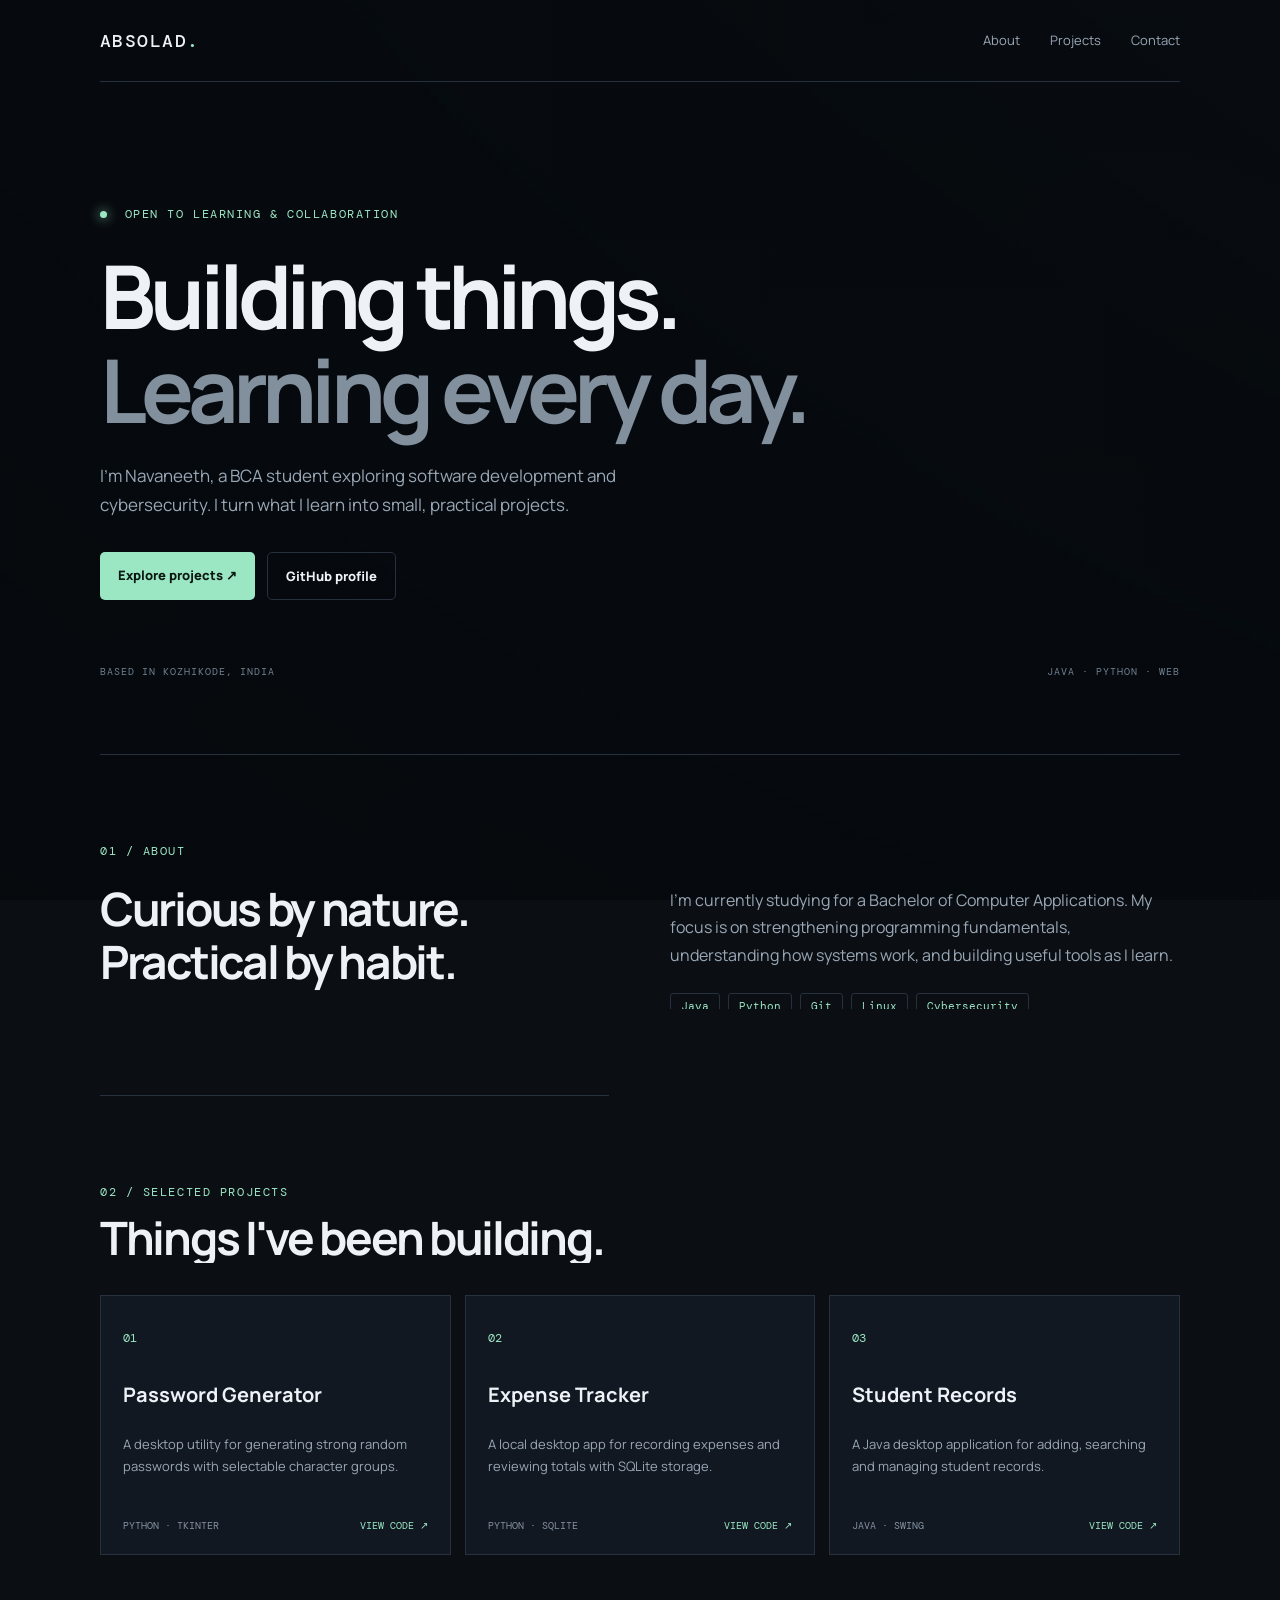
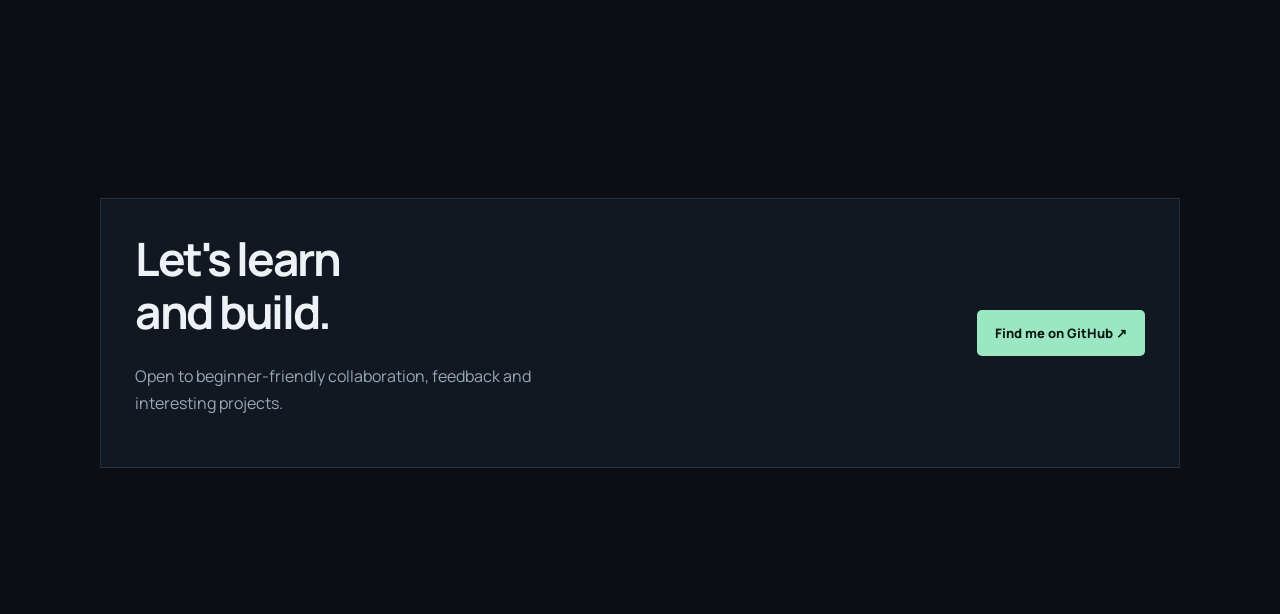
<file: index.html>
<!doctype html>
<html lang="en">
<head>
  <meta charset="utf-8">
  <meta name="viewport" content="width=device-width, initial-scale=1">
  <meta http-equiv="refresh" content="0; url=./portfolio/">
  <link rel="canonical" href="https://absolad.github.io/ABSOLAD/portfolio/">
  <title>ABSOLAD | Redirecting</title>
  <script>window.location.replace(new URL('./portfolio/', window.location.href).href);</script>
</head>
<body>
  <p>Redirecting to <a href="./portfolio/">ABSOLAD portfolio</a>…</p>
</body>
</html>
</file>
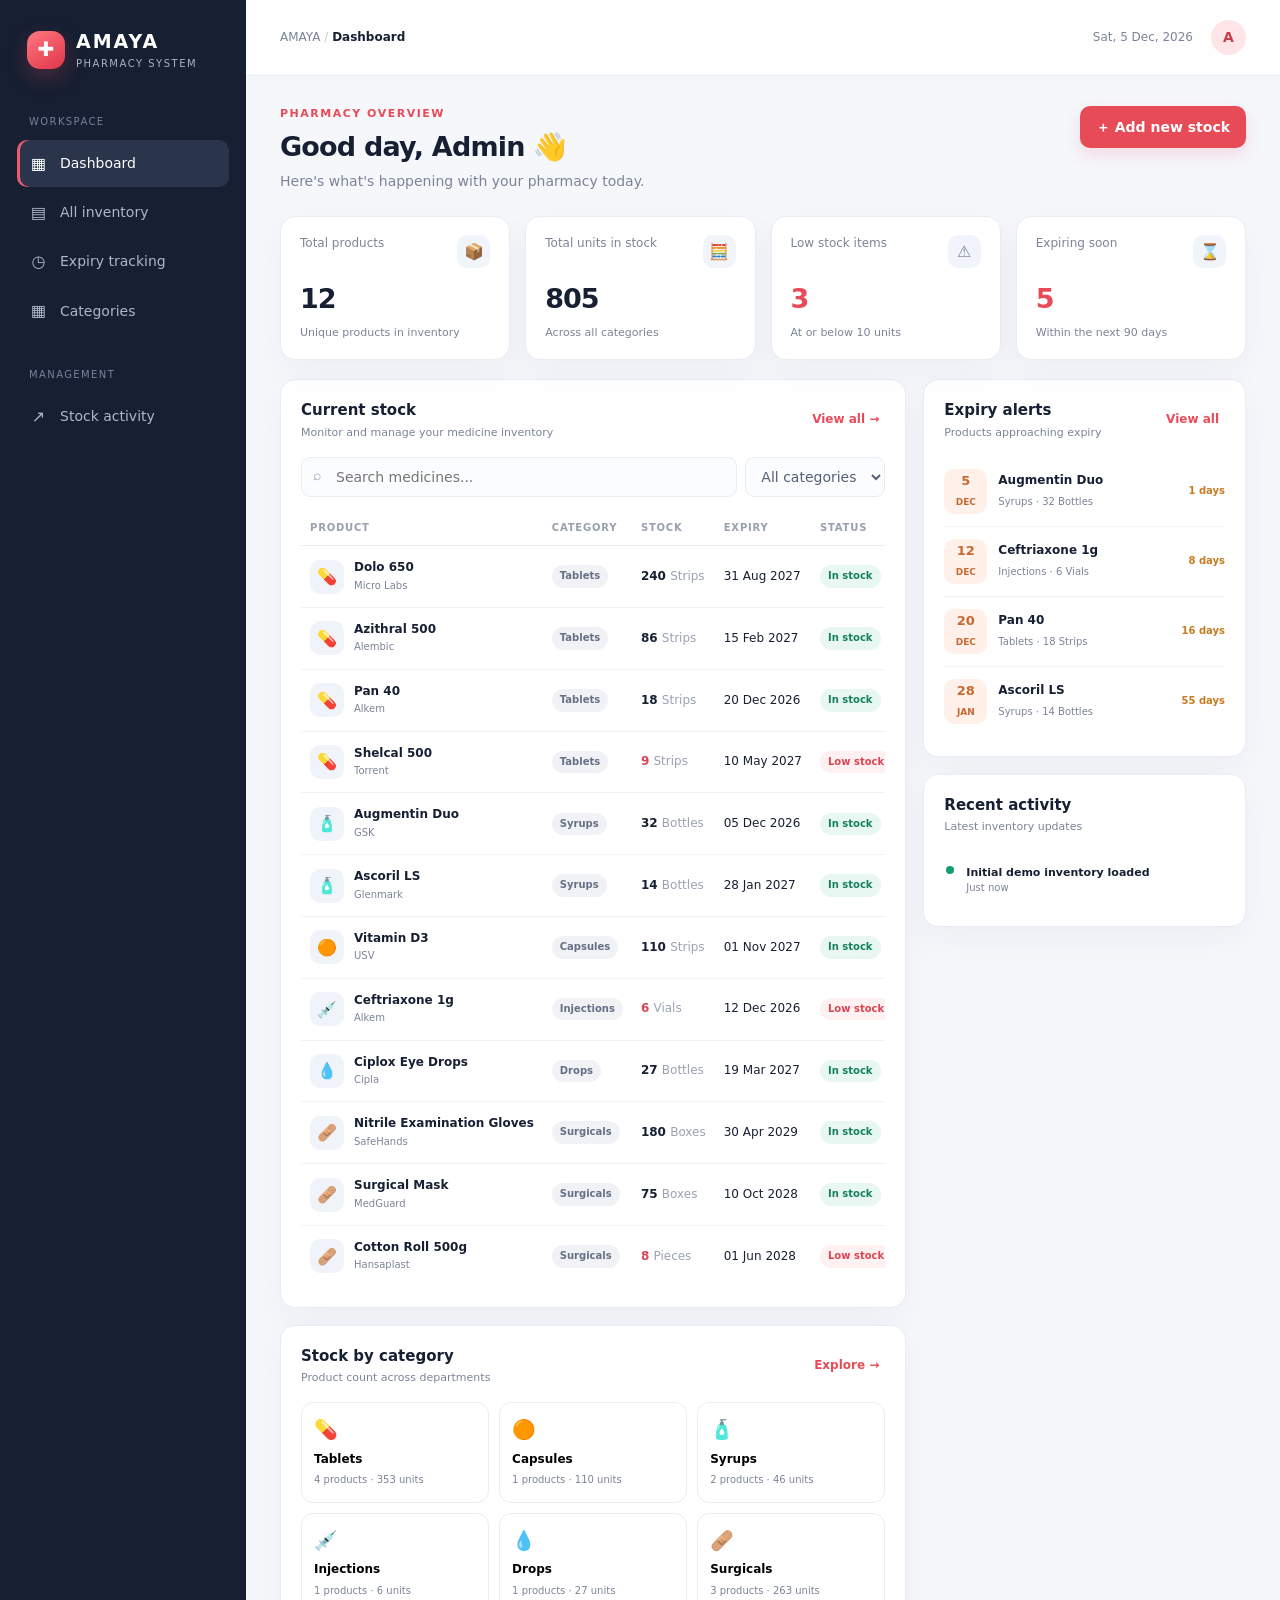
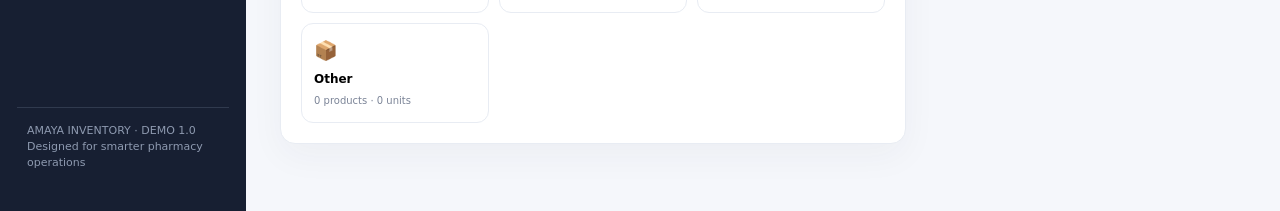
<file: amaya/index.html>
<!DOCTYPE html>
<html lang="en">
<head>
<meta charset="UTF-8"><meta name="viewport" content="width=device-width, initial-scale=1.0">
<title>AMAYA | Pharmacy Inventory</title>
<style>
:root{--bg:#f5f7fb;--panel:#fff;--ink:#172033;--muted:#7b8497;--line:#e8ecf3;--red:#e84b58;--red2:#fff0f1;--green:#159b72;--amber:#d68a19;--nav:#171f32;--shadow:0 12px 35px #24304a0b}
*{box-sizing:border-box}body{margin:0;background:var(--bg);font:14px/1.45 Inter,ui-sans-serif,system-ui,-apple-system,Segoe UI,sans-serif;color:var(--ink)}button,input,select{font:inherit}button{cursor:pointer;border:0}.app{display:flex;min-height:100vh}.sidebar{width:246px;background:var(--nav);color:#fff;padding:25px 17px;display:flex;flex-direction:column;flex-shrink:0}.brand{display:flex;align-items:center;gap:11px;padding:3px 10px 32px}.logo{height:38px;width:38px;border-radius:13px;background:linear-gradient(145deg,#ff7880,#df3548);display:grid;place-items:center;font-size:20px;box-shadow:0 8px 20px #e84b5840}.brand strong{font-size:19px;letter-spacing:2px}.brand small{display:block;color:#aab2c4;font-size:10px;letter-spacing:1.5px;margin-top:1px}.navlabel{font-size:10px;color:#77839a;text-transform:uppercase;letter-spacing:1.4px;padding:12px 12px 8px}.nav button{width:100%;background:transparent;color:#aeb7c8;text-align:left;padding:12px;border-radius:10px;margin:2px 0;display:flex;gap:12px;align-items:center}.nav button.active,.nav button:hover{background:#2a354b;color:white}.nav button.active{box-shadow:inset 3px 0 #f05b68}.nav .ico{width:19px;text-align:center;font-size:16px}.sidebottom{margin-top:auto;padding:15px 10px;color:#8e9ab0;font-size:11px;border-top:1px solid #303a4e}.main{flex:1;min-width:0}.topbar{height:76px;background:#ffffffd9;backdrop-filter:blur(12px);border-bottom:1px solid var(--line);display:flex;align-items:center;justify-content:space-between;padding:0 34px;position:sticky;top:0;z-index:5}.crumb{color:var(--muted);font-size:12px}.crumb b{color:var(--ink);font-weight:600}.topright{display:flex;align-items:center;gap:18px}.date{color:var(--muted);font-size:12px}.avatar{width:35px;height:35px;border-radius:50%;background:#ffe5e7;color:#c83d4a;display:grid;place-items:center;font-weight:700}.content{padding:30px 34px 50px;max-width:1500px;margin:auto}.welcome{display:flex;justify-content:space-between;align-items:flex-start;margin-bottom:25px;gap:15px}.eyebrow{color:var(--red);font-size:11px;font-weight:700;letter-spacing:1.5px;text-transform:uppercase}.welcome h1{font-size:27px;letter-spacing:-.8px;margin:5px 0}.welcome p{margin:0;color:var(--muted)}.primary{background:var(--red);color:#fff;padding:11px 16px;border-radius:10px;font-weight:650;box-shadow:0 7px 16px #e84b5828}.primary:hover{background:#d93e4d;transform:translateY(-1px)}.stats{display:grid;grid-template-columns:repeat(4,1fr);gap:15px;margin-bottom:19px}.stat,.panel{background:var(--panel);border:1px solid var(--line);border-radius:15px;box-shadow:var(--shadow)}.stat{padding:18px 19px;position:relative;overflow:hidden}.stathead{display:flex;justify-content:space-between;color:var(--muted);font-size:12px}.staticon{width:33px;height:33px;border-radius:10px;display:grid;place-items:center;background:#f1f4fa;font-size:16px}.stat strong{display:block;font-size:27px;letter-spacing:-1px;margin:11px 0 2px}.stat small{color:var(--muted);font-size:11px}.stat .accent{color:var(--red)}.stat .good{color:var(--green)}.gridmain{display:grid;grid-template-columns:minmax(0,1.65fr) minmax(270px,.85fr);gap:17px}.panel{padding:20px;margin-bottom:17px}.panelhead{display:flex;justify-content:space-between;align-items:center;gap:10px;margin-bottom:16px}.panelhead h2{font-size:15px;margin:0}.panelhead p{font-size:11px;color:var(--muted);margin:3px 0 0}.textbtn{background:transparent;color:var(--red);font-size:12px;font-weight:650}.filters{display:flex;gap:8px;flex-wrap:wrap;margin-bottom:14px}.search{position:relative;flex:1;min-width:170px}.search input{width:100%;padding:9px 12px 9px 34px;border:1px solid var(--line);border-radius:9px;outline:none;background:#fbfcfe}.search span{position:absolute;left:12px;top:8px;color:#929bad}.filters select{border:1px solid var(--line);background:#fbfcfe;border-radius:9px;padding:9px 11px;color:#566075;outline:none}.tablewrap{overflow-x:auto}table{width:100%;border-collapse:collapse;white-space:nowrap}th{text-align:left;color:#98a0af;font-size:10px;text-transform:uppercase;letter-spacing:.8px;font-weight:650;padding:10px 9px;border-bottom:1px solid var(--line)}td{padding:13px 9px;border-bottom:1px solid #f0f2f6;font-size:12px}tr:last-child td{border-bottom:0}.med{display:flex;align-items:center;gap:10px}.medicon{width:34px;height:34px;border-radius:10px;background:#f1f3fa;display:grid;place-items:center;font-size:16px}.med b{display:block;font-size:12px}.med small{color:var(--muted);font-size:10px}.pill{display:inline-flex;padding:4px 8px;border-radius:20px;font-size:10px;font-weight:650;background:#f0f2f6;color:#667085}.pill.good{background:#e8f7f1;color:#16815f}.pill.warn{background:#fff5e5;color:#b77916}.pill.danger{background:#fff0f1;color:#d74653}.qty{font-weight:700}.lowqty{color:#d74653}.expiryitem{display:flex;gap:11px;align-items:center;padding:12px 0;border-bottom:1px solid #f0f2f6}.expiryitem:last-child{border:0}.expdate{width:43px;height:45px;border-radius:10px;background:#fff1e9;color:#c56a32;display:grid;place-items:center;text-align:center;font-weight:750;font-size:13px;line-height:1.1}.expdate small{font-size:9px;font-weight:600}.expinfo{flex:1;min-width:0}.expinfo b{display:block;font-size:12px}.expinfo small{color:var(--muted);font-size:10px}.days{font-size:10px;font-weight:700;color:#c77b20}.categorygrid{display:grid;grid-template-columns:repeat(3,1fr);gap:10px}.cat{border:1px solid var(--line);border-radius:12px;padding:13px 12px;background:#fff;text-align:left}.cat:hover{border-color:#f1a1a7;background:#fffafa}.cat .catemoji{font-size:19px}.cat b{display:block;font-size:12px;margin-top:7px}.cat small{font-size:10px;color:var(--muted)}.activity{display:flex;gap:10px;padding:10px 0;border-bottom:1px solid #f0f2f6}.activity:last-child{border:0}.dot{height:8px;width:8px;border-radius:50%;background:var(--green);margin:5px 2px}.activity b{font-size:11px}.activity small{display:block;color:var(--muted);font-size:10px}.page{display:none}.page.active{display:block}.inventorypage .panel{margin-bottom:0}.empty{text-align:center;padding:30px;color:var(--muted)}.modalback{position:fixed;inset:0;background:#10182880;display:none;align-items:center;justify-content:center;padding:18px;z-index:20}.modalback.show{display:flex}.modal{background:#fff;border-radius:18px;width:min(520px,100%);padding:24px;box-shadow:0 25px 80px #0003}.modalhead{display:flex;justify-content:space-between;align-items:center;margin-bottom:18px}.modalhead h2{font-size:18px;margin:0}.close{background:#f3f5f8;border-radius:8px;width:30px;height:30px;font-size:18px;color:#667085}.formgrid{display:grid;grid-template-columns:1fr 1fr;gap:13px}.field{display:flex;flex-direction:column;gap:6px}.field.full{grid-column:1/-1}.field label{font-size:11px;color:#657087;font-weight:650}.field input,.field select{border:1px solid #e2e7ef;border-radius:9px;padding:10px;outline:none;background:#fff}.field input:focus,.field select:focus{border-color:#e97982;box-shadow:0 0 0 3px #e84b5815}.modalactions{display:flex;justify-content:flex-end;gap:9px;margin-top:20px}.secondary{padding:10px 14px;border-radius:9px;background:#f2f4f7;color:#596273}.toast{position:fixed;right:22px;bottom:22px;background:#182237;color:white;padding:12px 16px;border-radius:10px;box-shadow:0 8px 30px #0002;opacity:0;transform:translateY(10px);transition:.25s;z-index:30}.toast.show{opacity:1;transform:translateY(0)}.mobilemenu{display:none;background:transparent;font-size:20px;color:var(--ink)}
@media(max-width:1050px){.stats{grid-template-columns:repeat(2,1fr)}.gridmain{grid-template-columns:1fr}.rightcol{display:grid;grid-template-columns:1fr 1fr;gap:15px}.rightcol .panel{margin-bottom:0}}
@media(max-width:700px){.sidebar{width:68px;padding:18px 9px}.brand{padding:3px 5px 28px}.brand strong,.brand small,.navlabel,.nav button span:not(.ico),.sidebottom{display:none}.nav button{justify-content:center;padding:13px 5px}.nav .ico{font-size:18px}.topbar{padding:0 15px;height:64px}.content{padding:22px 15px}.welcome{align-items:flex-start}.welcome h1{font-size:23px}.welcome p{font-size:12px}.welcome .primary{font-size:11px;padding:10px}.date{display:none}.stats{gap:9px}.stat{padding:14px}.stat strong{font-size:23px}.rightcol{display:block}.rightcol .panel{margin-bottom:15px}.categorygrid{grid-template-columns:repeat(2,1fr)}}
@media(max-width:420px){.stats{grid-template-columns:1fr 1fr}.formgrid{grid-template-columns:1fr}.field.full{grid-column:auto}.filters select{flex:1}}
</style>
</head>
<body>
<div class="app">
<aside class="sidebar">
 <div class="brand"><div class="logo">✚</div><div><strong>AMAYA</strong><small>PHARMACY SYSTEM</small></div></div>
 <div class="navlabel">Workspace</div><nav class="nav">
 <button class="active" data-page="dashboard"><span class="ico">▦</span><span>Dashboard</span></button>
 <button data-page="inventory"><span class="ico">▤</span><span>All inventory</span></button>
 <button data-page="expiry"><span class="ico">◷</span><span>Expiry tracking</span></button>
 <button data-page="categories"><span class="ico">▦</span><span>Categories</span></button>
 </nav>
 <div class="navlabel" style="margin-top:20px">Management</div><nav class="nav">
 <button data-page="activity"><span class="ico">↗</span><span>Stock activity</span></button>
 </nav>
 <div class="sidebottom">AMAYA INVENTORY · DEMO 1.0<br>Designed for smarter pharmacy operations</div>
</aside>
<main class="main">
 <header class="topbar"><div class="crumb">AMAYA <span style="color:#c4cad5"> / </span> <b id="crumb">Dashboard</b></div><div class="topright"><span class="date" id="today"></span><div class="avatar">A</div></div></header>
 <div class="content">
  <section class="page active" id="dashboard">
   <div class="welcome"><div><div class="eyebrow">PHARMACY OVERVIEW</div><h1>Good day, Admin 👋</h1><p>Here's what's happening with your pharmacy today.</p></div><button class="primary" onclick="openModal()">＋ Add new stock</button></div>
   <div class="stats">
    <div class="stat"><div class="stathead">Total products <span class="staticon">📦</span></div><strong id="totalProducts">0</strong><small>Unique products in inventory</small></div>
    <div class="stat"><div class="stathead">Total units in stock <span class="staticon">🧮</span></div><strong id="totalUnits">0</strong><small>Across all categories</small></div>
    <div class="stat"><div class="stathead">Low stock items <span class="staticon">⚠️</span></div><strong class="accent" id="lowCount">0</strong><small>At or below 10 units</small></div>
    <div class="stat"><div class="stathead">Expiring soon <span class="staticon">⌛</span></div><strong class="accent" id="expCount">0</strong><small>Within the next 90 days</small></div>
   </div>
   <div class="gridmain">
    <div class="leftcol">
     <div class="panel"><div class="panelhead"><div><h2>Current stock</h2><p>Monitor and manage your medicine inventory</p></div><button class="textbtn" onclick="showPage('inventory')">View all →</button></div>
      <div class="filters"><div class="search"><span>⌕</span><input id="dashSearch" placeholder="Search medicines..." oninput="renderTable('dashTable',this.value,'all')"></div><select id="dashCat" onchange="renderTable('dashTable',document.getElementById('dashSearch').value,this.value)"><option value="all">All categories</option><option>Tablets</option><option>Capsules</option><option>Syrups</option><option>Injections</option><option>Drops</option><option>Surgicals</option><option>Other</option></select></div>
      <div class="tablewrap"><table><thead><tr><th>Product</th><th>Category</th><th>Stock</th><th>Expiry</th><th>Status</th></tr></thead><tbody id="dashTable"></tbody></table></div>
     </div>
     <div class="panel"><div class="panelhead"><div><h2>Stock by category</h2><p>Product count across departments</p></div><button class="textbtn" onclick="showPage('categories')">Explore →</button></div><div class="categorygrid" id="categoryGrid"></div></div>
    </div>
    <div class="rightcol">
     <div class="panel"><div class="panelhead"><div><h2>Expiry alerts</h2><p>Products approaching expiry</p></div><button class="textbtn" onclick="showPage('expiry')">View all</button></div><div id="expiryPreview"></div></div>
     <div class="panel"><div class="panelhead"><div><h2>Recent activity</h2><p>Latest inventory updates</p></div></div><div id="activityPreview"></div></div>
    </div>
   </div>
  </section>
  <section class="page inventorypage" id="inventory">
   <div class="welcome"><div><div class="eyebrow">INVENTORY MANAGEMENT</div><h1>All inventory</h1><p>Every product, one organised place.</p></div><button class="primary" onclick="openModal()">＋ Add new stock</button></div>
   <div class="panel"><div class="filters"><div class="search"><span>⌕</span><input id="invSearch" placeholder="Search product or manufacturer..." oninput="renderTable('invTable',this.value,document.getElementById('invCat').value,true)"></div><select id="invCat" onchange="renderTable('invTable',document.getElementById('invSearch').value,this.value,true)"><option value="all">All categories</option><option>Tablets</option><option>Capsules</option><option>Syrups</option><option>Injections</option><option>Drops</option><option>Surgicals</option><option>Other</option></select><select id="invStatus" onchange="renderTable('invTable',document.getElementById('invSearch').value,document.getElementById('invCat').value,true)"><option value="all">All stock status</option><option value="low">Low stock</option><option value="ok">In stock</option></select></div>
   <div class="tablewrap"><table><thead><tr><th>Product</th><th>Category</th><th>Manufacturer</th><th>Quantity</th><th>Batch no.</th><th>Expiry date</th><th>Status</th></tr></thead><tbody id="invTable"></tbody></table></div></div>
  </section>
  <section class="page" id="expiry"><div class="welcome"><div><div class="eyebrow">SMART ALERTS</div><h1>Expiry tracking</h1><p>Stay ahead of expiry dates and reduce wastage.</p></div></div><div class="panel"><div class="panelhead"><div><h2>Products expiring within 90 days</h2><p>Sorted by nearest expiry date</p></div></div><div id="expiryFull"></div></div></section>
  <section class="page" id="categories"><div class="welcome"><div><div class="eyebrow">PRODUCT ORGANISATION</div><h1>Categories</h1><p>Browse your inventory by product type.</p></div><button class="primary" onclick="openModal()">＋ Add new stock</button></div><div class="categorygrid" id="categoryFull"></div></section>
  <section class="page" id="activity"><div class="welcome"><div><div class="eyebrow">INVENTORY LOG</div><h1>Stock activity</h1><p>A simple history of stock additions and changes.</p></div></div><div class="panel"><div id="activityFull"></div></div></section>
 </div>
</main>
</div>
<div class="modalback" id="modalback" onclick="if(event.target===this)closeModal()"><div class="modal"><div class="modalhead"><h2>Add product to inventory</h2><button class="close" onclick="closeModal()">×</button></div>
<form id="stockForm"><div class="formgrid">
 <div class="field full"><label>Medicine / product name *</label><input name="name" required placeholder="e.g. Paracetamol 650mg"></div>
 <div class="field"><label>Category *</label><select name="category" required><option>Tablets</option><option>Capsules</option><option>Syrups</option><option>Injections</option><option>Drops</option><option>Surgicals</option><option>Other</option></select></div>
 <div class="field"><label>Quantity *</label><input name="qty" type="number" min="0" required placeholder="e.g. 100"></div>
 <div class="field"><label>Manufacturer</label><input name="maker" placeholder="Company name"></div>
 <div class="field"><label>Batch number</label><input name="batch" placeholder="e.g. BTH2408"></div>
 <div class="field"><label>Expiry date *</label><input name="expiry" type="date" required></div>
 <div class="field"><label>Unit / pack</label><select name="unit"><option>Strips</option><option>Bottles</option><option>Boxes</option><option>Pieces</option><option>Vials</option><option>Packets</option><option>Units</option></select></div>
 </div><div class="modalactions"><button type="button" class="secondary" onclick="closeModal()">Cancel</button><button class="primary" type="submit">Save product</button></div></form>
</div></div><div class="toast" id="toast">Stock saved successfully</div>
<script>
const seed=[
{name:'Dolo 650',category:'Tablets',maker:'Micro Labs',qty:240,batch:'DL650-24A',expiry:'2027-08-31',unit:'Strips'},
{name:'Azithral 500',category:'Tablets',maker:'Alembic',qty:86,batch:'AZ500-118',expiry:'2027-02-15',unit:'Strips'},
{name:'Pan 40',category:'Tablets',maker:'Alkem',qty:18,batch:'PN40-552',expiry:'2026-12-20',unit:'Strips'},
{name:'Shelcal 500',category:'Tablets',maker:'Torrent',qty:9,batch:'SH500-09',expiry:'2027-05-10',unit:'Strips'},
{name:'Augmentin Duo',category:'Syrups',maker:'GSK',qty:32,batch:'AGD-441',expiry:'2026-12-05',unit:'Bottles'},
{name:'Ascoril LS',category:'Syrups',maker:'Glenmark',qty:14,batch:'ASL-821',expiry:'2027-01-28',unit:'Bottles'},
{name:'Vitamin D3',category:'Capsules',maker:'USV',qty:110,batch:'VD3-109',expiry:'2027-11-01',unit:'Strips'},
{name:'Ceftriaxone 1g',category:'Injections',maker:'Alkem',qty:6,batch:'CFX-771',expiry:'2026-12-12',unit:'Vials'},
{name:'Ciplox Eye Drops',category:'Drops',maker:'Cipla',qty:27,batch:'CPX-331',expiry:'2027-03-19',unit:'Bottles'},
{name:'Nitrile Examination Gloves',category:'Surgicals',maker:'SafeHands',qty:180,batch:'NG-2026-04',expiry:'2029-04-30',unit:'Boxes'},
{name:'Surgical Mask',category:'Surgicals',maker:'MedGuard',qty:75,batch:'SM-5521',expiry:'2028-10-10',unit:'Boxes'},
{name:'Cotton Roll 500g',category:'Surgicals',maker:'Hansaplast',qty:8,batch:'CR-103',expiry:'2028-06-01',unit:'Pieces'}
];
let products=JSON.parse(localStorage.getItem('amayaProducts')||'null')||seed;
let activities=JSON.parse(localStorage.getItem('amayaActivity')||'null')||[{text:'Initial demo inventory loaded',time:'Just now',kind:'system'}];
const icons={Tablets:'💊',Capsules:'🟠',Syrups:'🧴',Injections:'💉',Drops:'💧',Surgicals:'🩹',Other:'📦'};
const $=id=>document.getElementById(id);
const today=new Date();$('today').textContent=today.toLocaleDateString('en-IN',{weekday:'short',day:'numeric',month:'short',year:'numeric'});
const dayDiff=d=>Math.ceil((new Date(d+'T23:59:59')-new Date())/86400000);
function save(){localStorage.setItem('amayaProducts',JSON.stringify(products));localStorage.setItem('amayaActivity',JSON.stringify(activities))}
function status(p){return p.qty<=10?'Low stock':'In stock'}
function expiring(){return products.filter(p=>dayDiff(p.expiry)<=90&&dayDiff(p.expiry)>=0).sort((a,b)=>a.expiry.localeCompare(b.expiry))}
function render(){
 $('totalProducts').textContent=products.length;$('totalUnits').textContent=products.reduce((s,p)=>s+Number(p.qty),0).toLocaleString('en-IN');$('lowCount').textContent=products.filter(p=>p.qty<=10).length;$('expCount').textContent=expiring().length;
 renderTable('dashTable',$('dashSearch')?.value||'','all');renderTable('invTable',$('invSearch')?.value||'','all',true);
 let ex=expiring();$('expiryPreview').innerHTML=ex.length?ex.slice(0,4).map(expHtml).join(''):'<div class="empty">✨ No products expiring soon</div>';$('expiryFull').innerHTML=ex.length?ex.map(expHtml).join(''):'<div class="empty">✨ No products expiring within 90 days</div>';
 const cats=['Tablets','Capsules','Syrups','Injections','Drops','Surgicals','Other'];const catHTML=cats.map(c=>`<button class="cat" onclick="filterCategory('${c}')"><span class="catemoji">${icons[c]}</span><b>${c}</b><small>${products.filter(p=>p.category===c).length} products · ${products.filter(p=>p.category===c).reduce((s,p)=>s+Number(p.qty),0)} units</small></button>`).join('');$('categoryGrid').innerHTML=catHTML;$('categoryFull').innerHTML=catHTML;
 const act=activities.slice(0,5).map(a=>`<div class="activity"><span class="dot"></span><div><b>${esc(a.text)}</b><small>${esc(a.time)}</small></div></div>`).join('');$('activityPreview').innerHTML=act||'<div class="empty">No activity yet</div>';$('activityFull').innerHTML=activities.map(a=>`<div class="activity"><span class="dot"></span><div><b>${esc(a.text)}</b><small>${esc(a.time)}</small></div></div>`).join('')||'<div class="empty">No activity yet</div>';
}
function expHtml(p){let d=dayDiff(p.expiry);let dt=new Date(p.expiry+'T00:00:00');return `<div class="expiryitem"><div class="expdate">${dt.getDate()}<small>${dt.toLocaleString('en',{month:'short'}).toUpperCase()}</small></div><div class="expinfo"><b>${esc(p.name)}</b><small>${esc(p.category)} · ${p.qty} ${esc(p.unit||'units')}</small></div><span class="days">${d===0?'Today':d+' days'}</span></div>`}
function renderTable(id,q,cat,full=false){let list=products.filter(p=>(cat==='all'||p.category===cat)&&(`${p.name} ${p.maker} ${p.batch}`.toLowerCase().includes((q||'').toLowerCase())));if(full&&$('invStatus')?.value!=='all')list=list.filter(p=>$('invStatus').value==='low'?p.qty<=10:p.qty>10);$(id).innerHTML=list.length?list.map(p=>`<tr><td><div class="med"><div class="medicon">${icons[p.category]||'📦'}</div><div><b>${esc(p.name)}</b><small>${esc(p.maker||'Manufacturer not set')}</small></div></div></td><td><span class="pill">${esc(p.category)}</span></td>${full?`<td>${esc(p.maker||'—')}</td>`:''}<td class="qty ${p.qty<=10?'lowqty':''}">${p.qty} <span style="color:#9aa2b1;font-weight:400">${esc(p.unit||'units')}</span></td>${full?`<td>${esc(p.batch||'—')}</td>`:''}<td>${new Date(p.expiry+'T00:00:00').toLocaleDateString('en-IN',{day:'2-digit',month:'short',year:'numeric'})}</td><td><span class="pill ${p.qty<=10?'danger':'good'}">${status(p)}</span></td></tr>`).join(''):`<tr><td colspan="${full?7:5}" class="empty">No products found</td></tr>`}
function esc(s){return String(s??'').replace(/[&<>"']/g,c=>({'&':'&amp;','<':'&lt;','>':'&gt;','"':'&quot;',"'":'&#39;'}[c]))}
function showPage(page){document.querySelectorAll('.page').forEach(p=>p.classList.toggle('active',p.id===page));document.querySelectorAll('.nav button').forEach(b=>b.classList.toggle('active',b.dataset.page===page));$('crumb').textContent=({dashboard:'Dashboard',inventory:'All inventory',expiry:'Expiry tracking',categories:'Categories',activity:'Stock activity'})[page];if(page==='inventory')renderTable('invTable',$('invSearch').value,$('invCat').value,true)}
document.querySelectorAll('.nav button').forEach(b=>b.addEventListener('click',()=>showPage(b.dataset.page)));
function filterCategory(c){showPage('inventory');$('invCat').value=c;renderTable('invTable','',c,true)}
function openModal(){$('modalback').classList.add('show');$('stockForm').reset();let d=new Date();$('stockForm').elements.expiry.min=d.toISOString().slice(0,10)}
function closeModal(){$('modalback').classList.remove('show')}
function toast(msg){$('toast').textContent=msg;$('toast').classList.add('show');setTimeout(()=>$('toast').classList.remove('show'),2300)}
$('stockForm').addEventListener('submit',e=>{e.preventDefault();let f=new FormData(e.target);let p={name:f.get('name').trim(),category:f.get('category'),qty:Number(f.get('qty')),maker:f.get('maker').trim(),batch:f.get('batch').trim(),expiry:f.get('expiry'),unit:f.get('unit')};products.unshift(p);activities.unshift({text:`Added ${p.qty} ${p.unit.toLowerCase()} of ${p.name}`,time:new Date().toLocaleString('en-IN',{day:'numeric',month:'short',hour:'2-digit',minute:'2-digit'}),kind:'add'});save();render();closeModal();toast('Product added to inventory ✓')});
render();
</script>
</body></html>
</file>
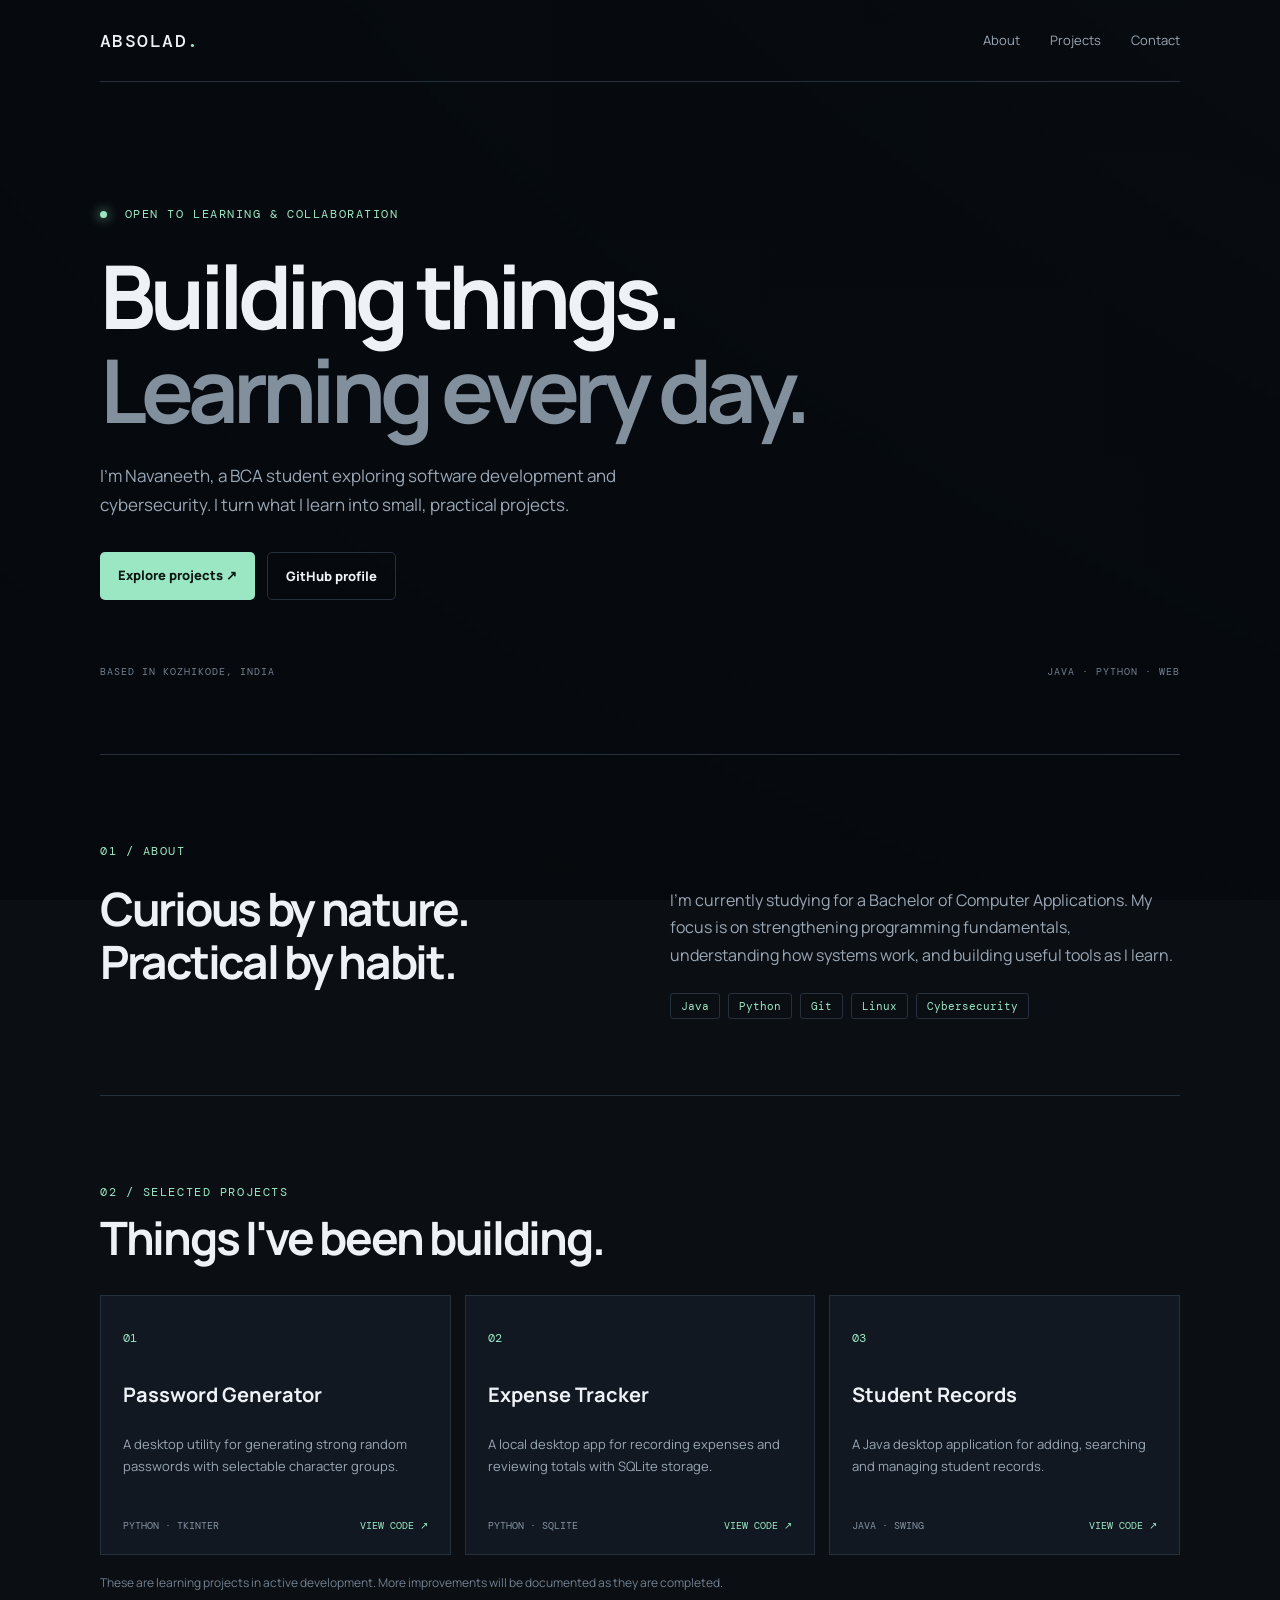
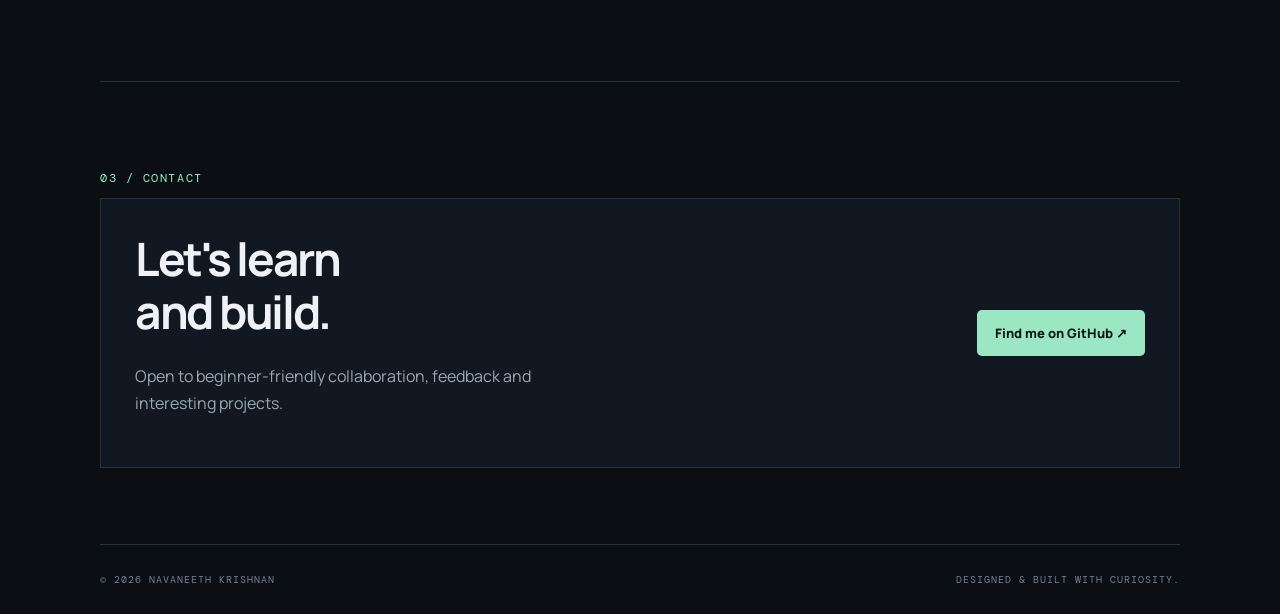
<file: portfolio/index.html>
<!doctype html>
<html lang="en">
<head>
  <meta charset="utf-8">
  <meta name="viewport" content="width=device-width, initial-scale=1">
  <meta name="description" content="Navaneeth Krishnan — aspiring software developer building practical projects with Java and Python.">
  <title>Navaneeth Krishnan | Developer</title>
  <link rel="preconnect" href="https://fonts.googleapis.com">
  <link rel="preconnect" href="https://fonts.gstatic.com" crossorigin>
  <link href="https://fonts.googleapis.com/css2?family=DM+Mono:wght@400;500&family=Manrope:wght@400;500;600;700;800&display=swap" rel="stylesheet">
  <link rel="stylesheet" href="style.css">
</head>
<body>
  <video class="background-video" autoplay muted loop playsinline aria-hidden="true">
    <source src="assets/the-alps-mountains-moewalls-com.mp4" type="video/mp4">
  </video>
  <div class="video-shade" aria-hidden="true"></div>
  <a class="bmw-runner" href="https://www.instagram.com/being.navani/" target="_blank" rel="noopener noreferrer" aria-label="Open my Instagram profile">
    <span class="exhaust-flame" aria-hidden="true"></span><span class="drift-smoke smoke-a" aria-hidden="true"></span><span class="drift-smoke smoke-b" aria-hidden="true"></span><span class="drift-smoke smoke-c" aria-hidden="true"></span>
    <svg viewBox="0 0 150 62" role="img" aria-label="Tiny white performance coupe with rear spoiler">
      <ellipse cx="77" cy="54" rx="67" ry="4" fill="#000" opacity=".38"/>
      <path d="M8 34 L20 31 L34 20 Q42 12 58 11 L94 12 Q108 13 119 27 L137 31 L145 39 L143 47 L8 47 L3 42 Z" fill="#f4f6f7" stroke="#202833" stroke-width="2"/>
      <path d="M36 29 L46 17 Q51 14 60 14 L72 14 L72 29 Z" fill="#182532" stroke="#aeb8c2" stroke-width="1.5"/><path d="M76 14 L94 15 Q105 16 114 29 L76 29 Z" fill="#172633" stroke="#aeb8c2" stroke-width="1.5"/>
      <path d="M5 31 L23 30 L23 35 L5 36 Z" fill="#dfe4e8"/><path d="M9 24 L30 24 L31 19 L10 17 Z" fill="#202833"/><path d="M10 16 L30 16 L31 19 L10 19 Z" fill="#303c4a"/>
      <path d="M26 31 L35 30 L40 46 L25 46 Z" fill="#e4e8eb"/><path d="M39 33 L127 33 L136 39 L133 44 L20 44 L18 39 Z" fill="#fff" stroke="#d4dbe0" stroke-width="1"/>
      <path d="M43 33 L111 33 L123 38 L43 38 Z" fill="#dfe5e9"/><path d="M121 31 L139 34 L144 40 L137 40 L129 36 Z" fill="#e8edf0"/>
      <path d="M135 36 L143 37 L144 41 L135 40 Z" fill="#fff3c4"/><path d="M6 36 L15 36 L16 40 L5 40 Z" fill="#ff3e36"/>
      <path d="M48 40 L116 40 M50 31 L111 31" stroke="#9ca7b1" stroke-width="1"/><rect x="108" y="31" width="10" height="3" rx="1" fill="#222d39"/>
      <circle cx="43" cy="45" r="11" fill="#111820" stroke="#59636e" stroke-width="2"/><circle cx="43" cy="45" r="6" fill="#c7cdd2"/><circle cx="43" cy="45" r="2" fill="#343e49"/>
      <circle cx="119" cy="45" r="11" fill="#111820" stroke="#59636e" stroke-width="2"/><circle cx="119" cy="45" r="6" fill="#c7cdd2"/><circle cx="119" cy="45" r="2" fill="#343e49"/>
      <path d="M129 29 L137 30 L140 32" stroke="#202833" stroke-width="2" fill="none"/><rect x="1" y="39" width="5" height="3" rx="1" fill="#353c45"/>
    </svg>
  </a>
  <header class="nav wrap">
    <a class="brand" href="#home">ABSOLAD<span>.</span></a>
    <nav aria-label="Main navigation">
      <a href="#about">About</a><a href="#projects">Projects</a><a href="#contact">Contact</a>
    </nav>
  </header>

  <main>
    <section class="hero wrap" id="home">
      <p class="eyebrow"><span class="dot"></span> OPEN TO LEARNING & COLLABORATION</p>
      <h1>Building things.<br><span>Learning every day.</span></h1>
      <p class="intro">I'm Navaneeth, a BCA student exploring software development and cybersecurity. I turn what I learn into small, practical projects.</p>
      <div class="actions">
        <a class="button primary" href="#projects">Explore projects ↗</a>
        <a class="button secondary" href="https://github.com/ABSOLAD">GitHub profile</a>
      </div>
      <div class="hero-meta"><span>BASED IN KOZHIKODE, INDIA</span><span>JAVA · PYTHON · WEB</span></div>
    </section>

    <section class="section wrap" id="about">
      <p class="eyebrow">01 / ABOUT</p>
      <div class="section-grid">
        <h2>Curious by nature.<br>Practical by habit.</h2>
        <div><p>I'm currently studying for a Bachelor of Computer Applications. My focus is on strengthening programming fundamentals, understanding how systems work, and building useful tools as I learn.</p>
          <div class="tags"><span>Java</span><span>Python</span><span>Git</span><span>Linux</span><span>Cybersecurity</span></div>
        </div>
      </div>
    </section>

    <section class="section wrap" id="projects">
      <p class="eyebrow">02 / SELECTED PROJECTS</p>
      <h2>Things I've been building.</h2>
      <div class="cards">
        <article class="card"><p class="number">01</p><h3>Password Generator</h3><p>A desktop utility for generating strong random passwords with selectable character groups.</p><div class="card-foot"><span>PYTHON · TKINTER</span><a href="https://github.com/ABSOLAD/ABSOLAD/tree/main/python/password-generator">VIEW CODE ↗</a></div></article>
        <article class="card"><p class="number">02</p><h3>Expense Tracker</h3><p>A local desktop app for recording expenses and reviewing totals with SQLite storage.</p><div class="card-foot"><span>PYTHON · SQLITE</span><a href="https://github.com/ABSOLAD/ABSOLAD/tree/main/python/expense-tracker">VIEW CODE ↗</a></div></article>
        <article class="card"><p class="number">03</p><h3>Student Records</h3><p>A Java desktop application for adding, searching and managing student records.</p><div class="card-foot"><span>JAVA · SWING</span><a href="https://github.com/ABSOLAD/ABSOLAD/tree/main/java/student-records">VIEW CODE ↗</a></div></article>
      </div>
      <p class="note">These are learning projects in active development. More improvements will be documented as they are completed.</p>
    </section>

    <section class="section wrap" id="contact">
      <p class="eyebrow">03 / CONTACT</p>
      <div class="contact-box"><div><h2>Let's learn<br>and build.</h2><p>Open to beginner-friendly collaboration, feedback and interesting projects.</p></div><a class="button primary" href="https://github.com/ABSOLAD">Find me on GitHub ↗</a></div>
    </section>
  </main>

  <footer class="wrap"><span>© <span id="year"></span> NAVANEETH KRISHNAN</span><span>DESIGNED & BUILT WITH CURIOSITY.</span></footer>
  <script src="script.js"></script>
</body>
</html>
</file>
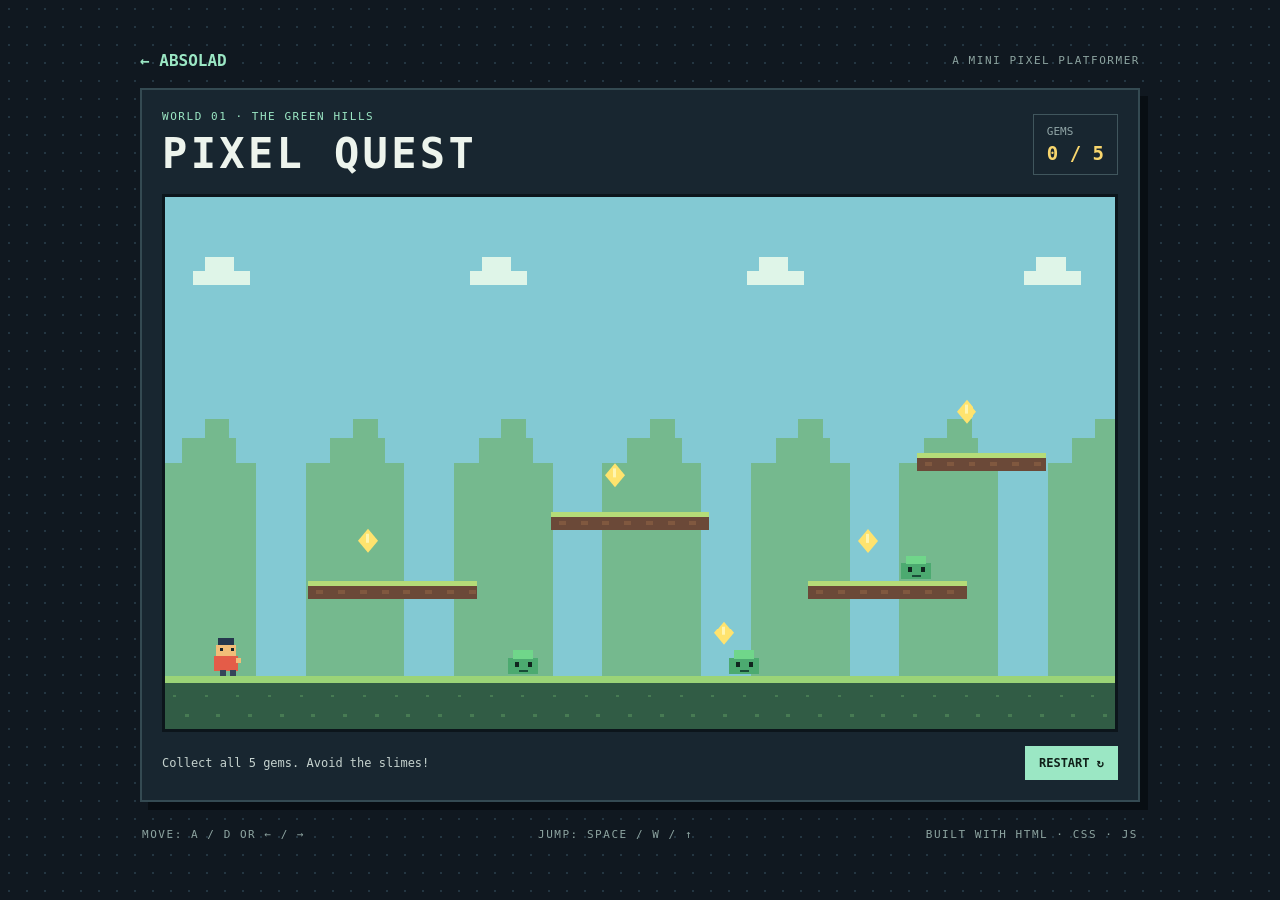
<file: javascript/pixel-quest/index.html>
<!doctype html>
<html lang="en">
<head>
  <meta charset="utf-8">
  <meta name="viewport" content="width=device-width, initial-scale=1">
  <meta name="description" content="Pixel Quest, a tiny browser platform game built with JavaScript and Canvas.">
  <title>Pixel Quest</title>
  <link rel="stylesheet" href="style.css">
</head>
<body>
  <main class="shell">
    <header><a class="back" href="https://github.com/ABSOLAD/ABSOLAD">← ABSOLAD</a><span class="label">A MINI PIXEL PLATFORMER</span></header>
    <section class="game-card">
      <div class="title-row"><div><p class="eyebrow">WORLD 01 · THE GREEN HILLS</p><h1>PIXEL QUEST</h1></div><div class="score-box">GEMS <strong id="score">0 / 5</strong></div></div>
      <canvas id="game" width="960" height="540" aria-label="Pixel Quest game. Use arrow keys or A and D to move, space to jump."></canvas>
      <div class="hud"><span id="status" aria-live="polite">Collect all 5 gems. Avoid the slimes!</span><button id="restart" type="button">RESTART ↻</button></div>
      <div class="touch-controls" aria-label="Touch controls"><button data-key="left" aria-label="Move left">◀</button><button data-key="right" aria-label="Move right">▶</button><button data-key="jump" aria-label="Jump">JUMP</button></div>
    </section>
    <footer><span>MOVE: A / D OR ← / →</span><span>JUMP: SPACE / W / ↑</span><span>BUILT WITH HTML · CSS · JS</span></footer>
  </main>
  <script src="game.js"></script>
</body>
</html>
</file>
<file: portfolio/style.css>
:root{color-scheme:dark;--bg:#0b0f14;--panel:#111821;--text:#eef2f7;--muted:#9aa7b5;--line:#26313d;--accent:#9be7c4}*{box-sizing:border-box}html{scroll-behavior:smooth}body{margin:0;background:var(--bg);color:var(--text);font-family:Manrope,Arial,sans-serif;line-height:1.7}.wrap{width:min(1080px,calc(100% - 48px));margin:auto}.nav{height:82px;display:flex;align-items:center;justify-content:space-between;border-bottom:1px solid var(--line)}a{color:inherit;text-decoration:none}.brand{font:500 18px "DM Mono",monospace;letter-spacing:.08em}.brand span{color:var(--accent)}nav{display:flex;gap:30px;color:var(--muted);font-size:13px}nav a:hover,.card-foot a:hover{color:var(--accent)}.hero{padding:112px 0 76px}.eyebrow{font:12px "DM Mono",monospace;letter-spacing:.13em;color:var(--accent)}.dot{display:inline-block;width:7px;height:7px;background:var(--accent);border-radius:50%;margin-right:9px;box-shadow:0 0 12px var(--accent)}h1{font-size:clamp(48px,8vw,88px);line-height:1.07;letter-spacing:-.065em;margin:26px 0}.hero h1 span{color:#82909e}.intro{max-width:590px;color:var(--muted);font-size:17px}.actions{display:flex;gap:12px;margin:32px 0 65px;flex-wrap:wrap}.button{display:inline-flex;padding:12px 18px;border-radius:5px;font-size:13px;font-weight:800}.primary{background:var(--accent);color:#0b1712}.secondary{border:1px solid var(--line)}.hero-meta,footer{display:flex;justify-content:space-between;gap:20px;color:#718091;font:10px "DM Mono",monospace;letter-spacing:.1em}.section{padding:76px 0;border-top:1px solid var(--line)}h2{font-size:clamp(30px,4vw,46px);line-height:1.15;letter-spacing:-.05em;margin:12px 0 24px}.section-grid{display:grid;grid-template-columns:1fr 1fr;gap:60px}.section-grid p,.contact-box p{color:var(--muted)}.tags{display:flex;flex-wrap:wrap;gap:8px;margin-top:24px}.tags span{border:1px solid var(--line);border-radius:3px;padding:5px 10px;color:var(--accent);font:11px "DM Mono",monospace}.cards{display:grid;grid-template-columns:repeat(3,1fr);gap:14px;margin-top:30px}.card{background:var(--panel);border:1px solid var(--line);padding:22px;min-height:260px;display:flex;flex-direction:column}.number{font:12px "DM Mono",monospace;color:var(--accent)}.card h3{font-size:20px;margin:20px 0 8px}.card>p:not(.number){color:var(--muted);font-size:13px}.card-foot{margin-top:auto;padding-top:22px;display:flex;justify-content:space-between;gap:10px;font:10px "DM Mono",monospace;color:#8492a1}.card-foot a{color:var(--accent)}.note{color:#718091;font-size:12px;margin-top:18px}.contact-box{display:flex;align-items:center;justify-content:space-between;gap:30px;background:var(--panel);border:1px solid var(--line);padding:34px}.contact-box h2{margin-top:0}.contact-box p{max-width:420px}footer{padding:28px 0;border-top:1px solid var(--line)}@media(max-width:700px){.wrap{width:min(100% - 32px,1080px)}.hero{padding:78px 0 54px}.section{padding:55px 0}.section-grid,.cards{grid-template-columns:1fr;gap:18px}.hero-meta,footer{flex-direction:column}.contact-box{align-items:flex-start;flex-direction:column}nav{gap:14px}}


/* Motion */
@keyframes riseIn{from{opacity:0;transform:translateY(28px)}to{opacity:1;transform:translateY(0)}}
@keyframes softGlow{0%,100%{box-shadow:0 0 0 rgba(155,231,196,0)}50%{box-shadow:0 0 22px rgba(155,231,196,.12)}}
.hero .eyebrow,.hero h1,.hero .intro,.hero .actions,.hero .hero-meta{opacity:0;animation:riseIn .8s cubic-bezier(.2,.7,.2,1) forwards}
.hero .eyebrow{animation-delay:.08s}.hero h1{animation-delay:.2s}.hero .intro{animation-delay:.34s}.hero .actions{animation-delay:.46s}.hero .hero-meta{animation-delay:.58s}
.reveal{opacity:0;transform:translateY(26px);transition:opacity .7s ease,transform .7s cubic-bezier(.2,.7,.2,1)}
.reveal.is-visible{opacity:1;transform:translateY(0)}
.card{transition:transform .3s ease,border-color .3s ease,background .3s ease}
.card:hover{transform:translateY(-7px);border-color:rgba(155,231,196,.55);background:#15212a}
.button{transition:transform .2s ease,filter .2s ease}
.button:hover{transform:translateY(-3px);filter:brightness(1.08)}
.dot{animation:softGlow 2.5s ease-in-out infinite}
@media(prefers-reduced-motion:reduce){*,*::before,*::after{scroll-behavior:auto!important;animation-duration:.01ms!important;animation-iteration-count:1!important;transition-duration:.01ms!important}.reveal{opacity:1;transform:none}}


/* Full-screen Alps video background */
body{position:relative;isolation:isolate;background:#0b0f14}
.background-video{position:fixed;inset:0;width:100%;height:100%;object-fit:cover;z-index:0;pointer-events:none}
.video-shade{position:fixed;inset:0;background:linear-gradient(90deg,rgba(5,9,13,.76),rgba(5,9,13,.48)),linear-gradient(0deg,rgba(5,9,13,.62),rgba(5,9,13,.16));z-index:0;pointer-events:none}
.nav,.hero,.section,footer{position:relative;z-index:1}
@media(prefers-reduced-motion:reduce){.background-video{display:none}}






/* Small white performance coupe cruising along the bottom */
.bmw-runner{position:fixed;left:-110px;bottom:1px;width:100px;height:42px;display:block;z-index:6;cursor:pointer;animation:bmw-cruise 29s linear infinite;filter:drop-shadow(1px 2px 2px rgba(0,0,0,.65))}
.bmw-runner svg{position:absolute;right:0;bottom:0;width:100px;height:42px;overflow:visible;animation:bmw-suspension .22s ease-in-out infinite alternate}
.bmw-runner:focus-visible{outline:2px solid #fff;outline-offset:4px}
.exhaust-flame{position:absolute;left:0;bottom:11px;width:10px;height:5px;background:linear-gradient(90deg,#ff3b16,#ffb52e,#fff0a0);clip-path:polygon(100% 0,100% 100%,0 50%);transform-origin:right center;animation:flame-pop .16s steps(2,end) infinite alternate;filter:drop-shadow(0 0 3px #ff642a)}
.drift-smoke{position:absolute;left:-2px;bottom:6px;width:12px;height:9px;border-radius:50%;background:rgba(210,218,224,.58);filter:blur(4px);animation:smoke-puff 1.2s ease-out infinite}
.smoke-b{left:5px;bottom:11px;width:9px;height:8px;animation-delay:.4s}.smoke-c{left:10px;bottom:5px;width:8px;height:7px;animation-delay:.8s}
@keyframes bmw-cruise{from{transform:translateX(0)}to{transform:translateX(calc(100vw + 130px))}}to{transform:translateX(calc(100vw + 190px))}}
@keyframes bmw-suspension{from{translate:0 0}to{translate:0 -1px}}
@keyframes flame-pop{from{transform:scaleX(.65) scaleY(.8);opacity:.75}to{transform:scaleX(1.3) scaleY(1.15);opacity:1}}
@keyframes smoke-puff{0%{transform:translate(0,0) scale(.45);opacity:0}20%{opacity:.55}100%{transform:translate(-34px,-22px) scale(2.1);opacity:0}}
@media(prefers-reduced-motion:reduce){.bmw-runner{animation:none;left:auto;right:8px}.bmw-runner svg,.exhaust-flame,.drift-smoke{animation:none}.drift-smoke{display:none}}
</file>
<file: javascript/pixel-quest/style.css>
*{box-sizing:border-box}body{margin:0;min-height:100vh;background:#101820;color:#edf4ed;font-family:ui-monospace,SFMono-Regular,Consolas,monospace;display:grid;place-items:center;padding:24px;background-image:radial-gradient(#243642 1px,transparent 1px);background-size:18px 18px}.shell{width:min(100%,1000px)}header,footer,.title-row,.hud{display:flex;align-items:center;justify-content:space-between;gap:16px}.back{color:#9be7c4;text-decoration:none;font-weight:bold}.label,.eyebrow,footer{font-size:11px;letter-spacing:.14em;color:#8da4a0}.game-card{margin:18px 0;background:#182630;border:2px solid #344a52;padding:20px;box-shadow:8px 8px 0 #080e13}.title-row{margin-bottom:16px}.eyebrow{margin:0 0 6px;color:#9be7c4}.title-row h1{font-size:clamp(24px,5vw,42px);letter-spacing:.08em;margin:0}.score-box{font-size:11px;color:#91a6a7;border:1px solid #40565d;padding:10px 13px}.score-box strong{display:block;color:#f8d66d;font-size:19px;margin-top:4px}canvas{display:block;width:100%;height:auto;aspect-ratio:16/9;background:#83c9d3;border:3px solid #0c151b;image-rendering:pixelated}.hud{padding-top:14px;color:#c5d2ce;font-size:12px;min-height:42px}.hud button,.touch-controls button{font:inherit;color:#102019;background:#9be7c4;border:0;padding:10px 14px;font-weight:bold;cursor:pointer}.hud button:hover,.touch-controls button:hover{background:#c2f5db}.touch-controls{display:none;justify-content:center;gap:14px;padding-top:14px}.touch-controls button{min-width:64px;min-height:48px;touch-action:none}footer{padding:8px 2px;flex-wrap:wrap}@media(max-width:650px){body{padding:12px}.game-card{padding:10px;box-shadow:4px 4px 0 #080e13}.touch-controls{display:flex}.label,footer{font-size:9px}.hud{font-size:10px}}
</file>
